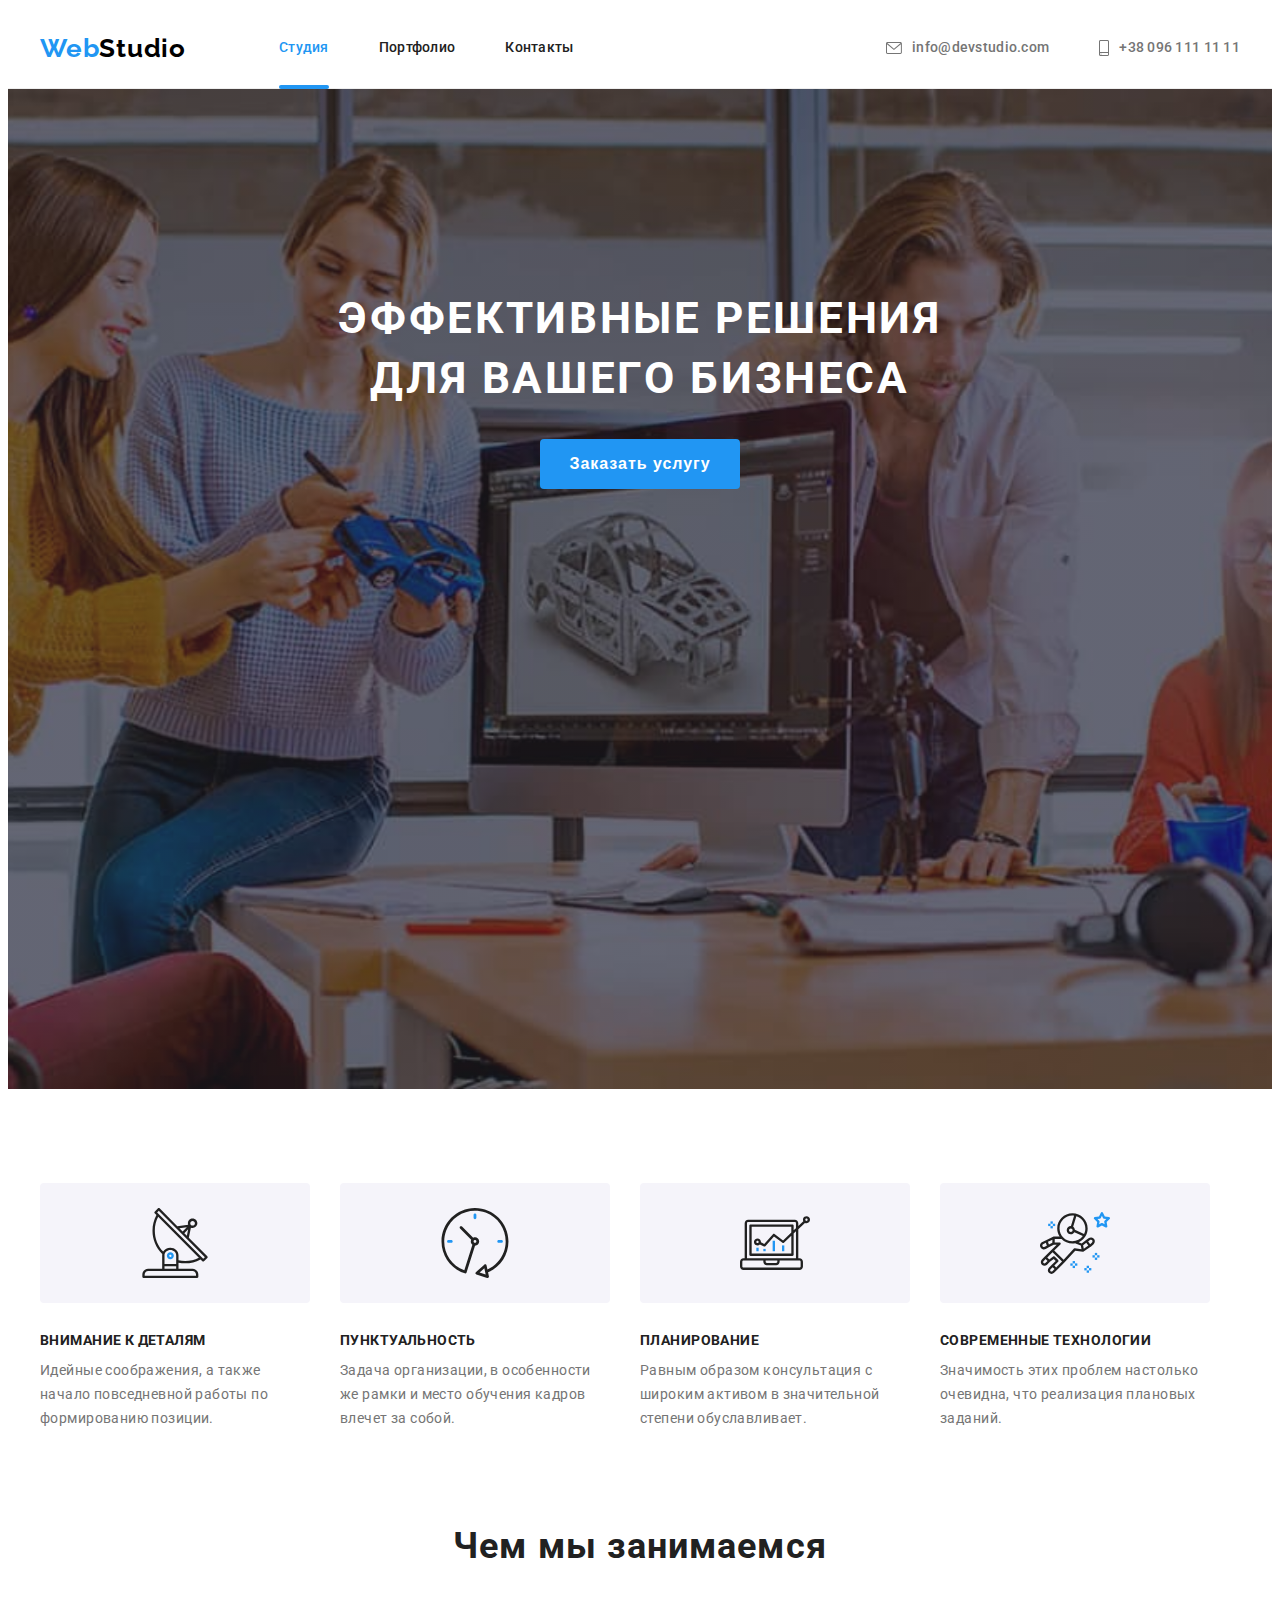
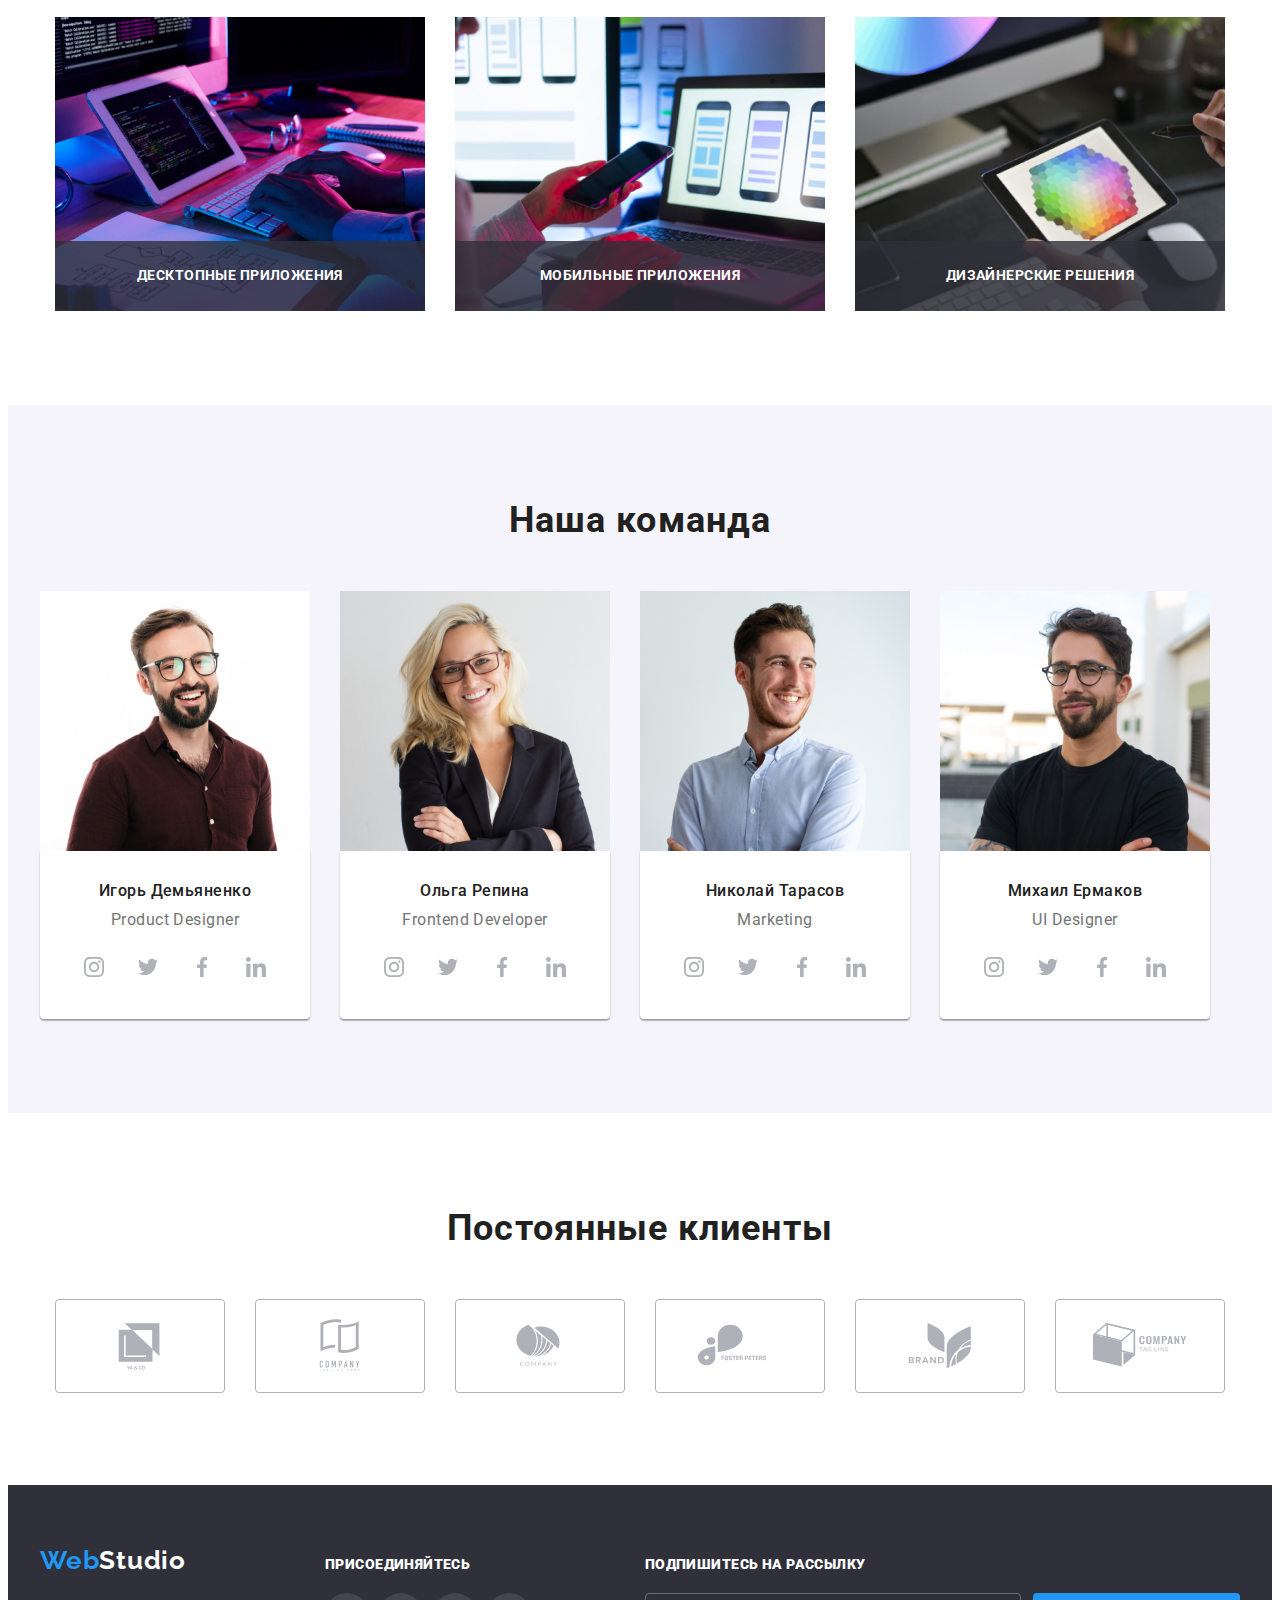
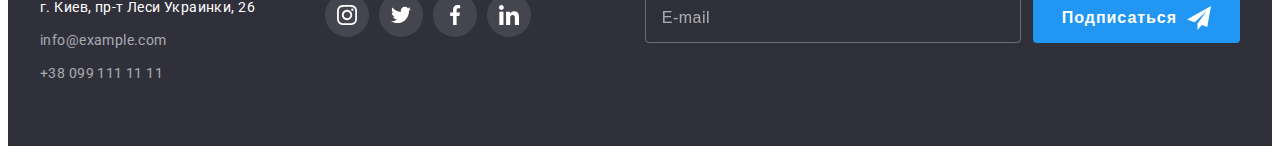
<file: index.html>
<!DOCTYPE html>
<html lang="ru">
  <head>
    <meta charset="UTF-8" />
    <meta http-equiv="X-UA-Compatible" content="IE=edge" />
    <meta name="viewport" content="width=device-width, initial-scale=1.0" />
    <title>WebStudio</title>
    <link rel="preconnect" href="https://fonts.googleapis.com" />
    <link rel="preconnect" href="https://fonts.gstatic.com" crossorigin />
    <link
      href="https://fonts.googleapis.com/css2?family=Oleo+Script&family=Raleway:wght@700&family=Roboto:wght@400;500;700;900&display=swap"
      rel="stylesheet"
    />
    <link
      rel="stylesheet"
      href="https://cdnjs.cloudflare.com/ajax/libs/modern-normalize/1.1.0/modern-normalize.min.css"
      integrity="sha512-wpPYUAdjBVSE4KJnH1VR1HeZfpl1ub8YT/NKx4PuQ5NmX2tKuGu6U/JRp5y+Y8XG2tV+wKQpNHVUX03MfMFn9Q=="
      crossorigin="anonymous"
      referrerpolicy="no-referrer"
    />
    <link rel="stylesheet" href="./css/styles.css" />
  </head>

  <body>
    <!--Шапка сайта-->
    <header class="header portfolio">
      <div class="container">
        <nav class="header-nav">
          <a href="./index.html" class="header-logo link">
            Web<span class="accent-header-logo">Studio</span></a
          >
          <ul class="header-list list">
            <li class="header-item">
              <a href="#studio" class="header-link current link">Студия</a>
            </li>
            <li class="header-item">
              <a href="./portfolio.html" class="header-link link">Портфолио</a>
            </li>
            <li class="header-item">
              <a href="#contacts" class="header-link link">Контакты</a>
            </li>
          </ul>
        </nav>
        <div class="header-connect">
          <ul class="header-contacts list">
            <li class="header-contacts-item">
              <a href="mailto:info@devstudio.com" class="header-email link">
                <svg class="header-icons" width="16" height="12">
                  <use href="./images/icons.svg#icon-envelope"></use>
                </svg>
                info@devstudio.com
              </a>
            </li>
            <li class="header-contacts-item">
              <a href="tel:+380961111111" class="header-tel link">
                <svg class="header-icons" width="10" height="16">
                  <use href="./images/icons.svg#icon-smartphone"></use>
                </svg>
                +38 096 111 11 11
              </a>
            </li>
          </ul>
        </div>
      </div>
    </header>
    <!--Главная страница-->
    <main>
      <!--Предложение-->
      <section class="hero">
        <div class="container">
          <h1 class="hero-title">Эффективные решения для вашего бизнеса</h1>
          <button type="button" class="hero-button" data-modal-open>Заказать услугу</button>
        </div>
      </section>

      <!--Наши преимущества-->
      <section id="studio" class="section benefits">
        <div class="container">
          <h2 hidden class="visually-hidden">Наши преимущества</h2>

          <ul class="benefits-list list">
            <li class="benefits-item">
              <div class="benefits-icons">
                <svg class="benefits-icon" width="70" height="70">
                  <use href="./images/icons.svg#icon-benefits-antenna"></use>
                </svg>
              </div>
              <h3 class="benefits-title">Внимание к деталям</h3>
              <p class="benefits-text">
                Идейные соображения, а также начало повседневной работы по формированию позиции.
              </p>
            </li>

            <li class="benefits-item">
              <div class="benefits-icons">
                <svg class="benefits-icon" width="70" height="70">
                  <use href="./images/icons.svg#icon-benefits-clock"></use>
                </svg>
              </div>
              <h3 class="benefits-title">Пунктуальность</h3>
              <p class="benefits-text">
                Задача организации, в особенности же рамки и место обучения кадров влечет за собой.
              </p>
            </li>

            <li class="benefits-item">
              <div class="benefits-icons">
                <svg class="benefits-icon" width="70" height="70">
                  <use href="./images/icons.svg#icon-benefits-diagram"></use>
                </svg>
              </div>
              <h3 class="benefits-title">Планирование</h3>
              <p class="benefits-text">
                Равным образом консультация с широким активом в значительной степени обуславливает.
              </p>
            </li>

            <li class="benefits-item">
              <div class="benefits-icons">
                <svg class="benefits-icon" width="70" height="70">
                  <use href="./images/icons.svg#icon-benefits-astronaut"></use>
                </svg>
              </div>
              <h3 class="benefits-title">Современные технологии</h3>
              <p class="benefits-text">
                Значимость этих проблем настолько очевидна, что реализация плановых заданий.
              </p>
            </li>
          </ul>
        </div>
      </section>

      <!--Чем мы занимаемся-->
      <section id="portfolio" class="section services">
        <div class="container">
          <h2 class="services-title">Чем мы занимаемся</h2>
          <ul class="services-list list">
            <li class="services-item">
              <div class="services-thumb">
                <img src="./images/services-img-1.jpg" alt="Вёрстка веб-страниц" width="370" />
                <p class="services-lable">Десктопные приложения</p>
              </div>
            </li>

            <li class="services-item">
              <div class="services-thumb">
                <img src="./images/services-img-2.jpg" alt="Создание адаптивов" width="370" />
                <p class="services-lable">Мобильные приложения</p>
              </div>
            </li>

            <li class="services-item">
              <div class="services-thumb">
                <img src="./images/services-img-3.jpg" alt="Дизайн приложений" width="370" />
                <p class="services-lable">Дизайнерские решения</p>
              </div>
            </li>
          </ul>
        </div>
      </section>

      <!--Наша команда-->
      <section class="section team">
        <div class="container">
          <h2 class="team-title">Наша команда</h2>
          <ul class="team-list list">
            <li class="team-items">
              <img src="./images/team-img-1.jpg" alt="Продакт дизайнер" width="270" />
              <div class="team-content">
                <h3 class="team-member">Игорь Демьяненко</h3>
                <p lang="en" class="team-item">Product Designer</p>
                <ul class="team-soc-list list">
                  <li class="team-soc-item">
                    <a href="" class="team-soc-link link">
                      <svg class="team-soc-icon" width="20" height="20">
                        <use href="./images/icons.svg#icon-instagram"></use>
                      </svg>
                    </a>
                  </li>
                  <li class="team-soc-item">
                    <a href="" class="team-soc-link link">
                      <svg class="team-soc-icon" width="20" height="20">
                        <use href="./images/icons.svg#icon-twitter"></use>
                      </svg>
                    </a>
                  </li>
                  <li class="team-soc-item">
                    <a href="" class="team-soc-link link">
                      <svg class="team-soc-icon" width="20" height="20">
                        <use href="./images/icons.svg#icon-facebook"></use>
                      </svg>
                    </a>
                  </li>
                  <li class="team-soc-item">
                    <a href="" class="team-soc-link link">
                      <svg class="team-soc-icon" width="20" height="20">
                        <use href="./images/icons.svg#icon-linkedin"></use>
                      </svg>
                    </a>
                  </li>
                </ul>
              </div>
            </li>

            <li class="team-items">
              <img src="./images/team-img-2.jpg" alt="Фронтенд разработчик" width="270" />
              <div class="team-content">
                <h3 class="team-member">Ольга Репина</h3>
                <p lang="en" class="team-item">Frontend Developer</p>
                <ul class="team-soc-list list">
                  <li class="team-soc-item">
                    <a href="" class="team-soc-link link">
                      <svg class="team-soc-icon" width="20" height="20">
                        <use href="./images/icons.svg#icon-instagram"></use>
                      </svg>
                    </a>
                  </li>
                  <li class="team-soc-item">
                    <a href="" class="team-soc-link link">
                      <svg class="team-soc-icon" width="20" height="20">
                        <use href="./images/icons.svg#icon-twitter"></use>
                      </svg>
                    </a>
                  </li>
                  <li class="team-soc-item">
                    <a href="" class="team-soc-link link">
                      <svg class="team-soc-icon" width="20" height="20">
                        <use href="./images/icons.svg#icon-facebook"></use>
                      </svg>
                    </a>
                  </li>
                  <li class="team-soc-item">
                    <a href="" class="team-soc-link link">
                      <svg class="team-soc-icon" width="20" height="20">
                        <use href="./images/icons.svg#icon-linkedin"></use>
                      </svg>
                    </a>
                  </li>
                </ul>
              </div>
            </li>

            <li class="team-items">
              <img src="./images/team-img-3.jpg" alt="Маркетолог" width="270" />
              <div class="team-content">
                <h3 class="team-member">Николай Тарасов</h3>
                <p lang="en" class="team-item">Marketing</p>
                <ul class="team-soc-list list">
                  <li class="team-soc-item">
                    <a href="" class="team-soc-link link">
                      <svg class="team-soc-icon" width="20" height="20">
                        <use href="./images/icons.svg#icon-instagram"></use>
                      </svg>
                    </a>
                  </li>
                  <li class="team-soc-item">
                    <a href="" class="team-soc-link link">
                      <svg class="team-soc-icon" width="20" height="20">
                        <use href="./images/icons.svg#icon-twitter"></use>
                      </svg>
                    </a>
                  </li>
                  <li class="team-soc-item">
                    <a href="" class="team-soc-link link">
                      <svg class="team-soc-icon" width="20" height="20">
                        <use href="./images/icons.svg#icon-facebook"></use>
                      </svg>
                    </a>
                  </li>
                  <li class="team-soc-item">
                    <a href="" class="team-soc-link link">
                      <svg class="team-soc-icon" width="20" height="20">
                        <use href="./images/icons.svg#icon-linkedin"></use>
                      </svg>
                    </a>
                  </li>
                </ul>
              </div>
            </li>

            <li class="team-items">
              <img src="./images/team-img-4.jpg" alt="Дизайнер интерфейса" width="270" />
              <div class="team-content">
                <h3 class="team-member">Михаил Ермаков</h3>
                <p lang="en" class="team-item">UI Designer</p>
                <ul class="team-soc-list list">
                  <li class="team-soc-item">
                    <a href="" class="team-soc-link link">
                      <svg class="team-soc-icon" width="20" height="20">
                        <use href="./images/icons.svg#icon-instagram"></use>
                      </svg>
                    </a>
                  </li>
                  <li class="team-soc-item">
                    <a href="" class="team-soc-link link">
                      <svg class="team-soc-icon" width="20" height="20">
                        <use href="./images/icons.svg#icon-twitter"></use>
                      </svg>
                    </a>
                  </li>
                  <li class="team-soc-item">
                    <a href="" class="team-soc-link link">
                      <svg class="team-soc-icon" width="20" height="20">
                        <use href="./images/icons.svg#icon-facebook"></use>
                      </svg>
                    </a>
                  </li>
                  <li class="team-soc-item">
                    <a href="" class="team-soc-link link">
                      <svg class="team-soc-icon" width="20" height="20">
                        <use href="./images/icons.svg#icon-linkedin"></use>
                      </svg>
                    </a>
                  </li>
                </ul>
              </div>
            </li>
          </ul>
        </div>
      </section>
    </main>

    <!--Постоянные клиенты-->
    <section class="section clients">
      <div class="container">
        <h2 class="clients-title">Постоянные клиенты</h2>
        <ul class="clients-list list">
          <li class="clients-item">
            <a href="" class="clients-link link">
              <svg class="clients-icon" width="106" height="60">
                <use href="./images/icons.svg#icon-clients-1"></use>
              </svg>
            </a>
          </li>
          <li class="clients-item">
            <a href="" class="clients-link link">
              <svg class="clients-icon" width="106" height="60">
                <use href="./images/icons.svg#icon-clients-2"></use>
              </svg>
            </a>
          </li>
          <li class="clients-item">
            <a href="" class="clients-link link">
              <svg class="clients-icon" width="106" height="60">
                <use href="./images/icons.svg#icon-clients-3"></use>
              </svg>
            </a>
          </li>
          <li class="clients-item">
            <a href="" class="clients-link link">
              <svg class="clients-icon" width="106" height="60">
                <use href="./images/icons.svg#icon-clients-4"></use>
              </svg>
            </a>
          </li>
          <li class="clients-item">
            <a href="" class="clients-link link">
              <svg class="clients-icon" width="106" height="60">
                <use href="./images/icons.svg#icon-clients-5"></use>
              </svg>
            </a>
          </li>
          <li class="clients-item">
            <a href="" class="clients-link link">
              <svg class="clients-icon" width="106" height="60">
                <use href="./images/icons.svg#icon-clients-6"></use>
              </svg>
            </a>
          </li>
        </ul>
      </div>
    </section>

    <!--Подвал сайта-->
    <footer class="footer">
      <div class="container footer-inf">
        <div class="contact-inf">
          <a href="./index.html" class="footer-logo link"
            >Web<span class="accent-footer-logo">Studio</span></a
          >

          <address id="contacts" class="footer-contacts">
            <ul class="footer-list list">
              <li class="item">
                <a href="" class="footer-address link">г. Киев, пр-т Леси Украинки, 26</a>
              </li>
              <li class="item">
                <a href="mailto:info@example.com" class="footer-email link">info@example.com</a>
              </li>
              <li class="item">
                <a href="tel:+380991111111" class="footer-tel link">+38 099 111 11 11</a>
              </li>
            </ul>
          </address>
        </div>

        <div class="contact-soc">
          <p class="contact-text">
            <strong>Присоединяйтесь</strong>
          </p>
          <ul class="footer-soc-list list">
            <li class="footer-soc-item">
              <a href="" class="footer-soc-link link">
                <svg class="footer-soc-icon" width="20" height="20">
                  <use href="./images/icons.svg#icon-instagram"></use>
                </svg>
              </a>
            </li>
            <li class="footer-soc-item">
              <a href="" class="footer-soc-link link">
                <svg class="footer-soc-icon" width="20" height="20">
                  <use href="./images/icons.svg#icon-twitter"></use>
                </svg>
              </a>
            </li>
            <li class="footer-soc-item">
              <a href="" class="footer-soc-link link">
                <svg class="footer-soc-icon" width="20" height="20">
                  <use href="./images/icons.svg#icon-facebook"></use>
                </svg>
              </a>
            </li>
            <li class="footer-soc-item">
              <a href="" class="footer-soc-link link">
                <svg class="footer-soc-icon" width="20" height="20">
                  <use href="./images/icons.svg#icon-linkedin"></use>
                </svg>
              </a>
            </li>
          </ul>
        </div>
        <div class="subscribe">
          <p class="subscribe-text contact-text"><strong>Подпишитесь на рассылку</strong></p>
          <form class="subscribe-form">
            <div class="subscribe-wrap">
              <label for="subscribe-email" class="subscribe-label"></label>
              <input
                type="email"
                placeholder="E-mail"
                name="subscribe-email"
                class="subscribe-input"
                required
                id="subscribe-email"
              />
              <button type="submit" class="hero-button subscribe-btn">
                Подписаться
                <svg class="subscribe-icon" width="24" height="24">
                  <use href="./images/icons.svg#icon-send"></use>
                </svg>
              </button>
            </div>
          </form>
        </div>
      </div>
    </footer>

    <div class="backdrop is-hidden" data-modal>
      <div class="modal">
        <button type="button" class="modal-close-btn" data-modal-close>
          <svg class="modal-close-icon" width="18" height="18">
            <use href="./images/icons.svg#icon-close"></use>
          </svg>
        </button>
        <p class="modal-title">
          <strong>Оставьте свои данные, мы вам перезвоним</strong>
        </p>
        <form class="modal-form user-information">
          <div class="modal-field">
            <label class="modal-label" for="user-name">Имя</label>
            <input type="text" name="user-name" class="modal-input" required id="user-name" />
            <svg class="input-icon" width="18" height="18">
              <use href="./images/icons.svg#icon-person"></use>
            </svg>
          </div>
          <div class="modal-field">
            <label class="modal-label" for="user-tel">Телефон</label>
            <input
              type="tel"
              name="user-tel"
              class="modal-input"
              required
              minlength="10"
              id="user-tel"
            />
            <svg class="input-icon" width="18" height="18">
              <use href="./images/icons.svg#icon-phone"></use>
            </svg>
          </div>
          <div class="modal-field">
            <label class="modal-label" for="user-email">Почта</label>
            <input type="email" name="user-email" class="modal-input" required id="user-email" />
            <svg class="input-icon" width="18" height="18">
              <use href="./images/icons.svg#icon-email"></use>
            </svg>
          </div>
          <div class="modal-field comment">
            <label class="modal-label" for="modal-text">Комментарий</label>
            <textarea
              name="modal-text"
              id="modal-text"
              class="modal-text-area"
              placeholder="Введите текст"
              rows="6"
            ></textarea>
          </div>
          <div class="modal-field privacy">
            <input
              type="checkbox"
              name="privacy"
              id="privacy"
              class="input-check visually-hidden"
            />
            <label for="privacy" class="check-text">
              <span>
                <svg class="check-icon" width="11" height="8">
                  <use href="./images/icons.svg#icon-verified"></use>
                </svg>
              </span>
              Соглашаюсь с рассылкой и принимаю&nbsp; <a href="">Условия договора</a>
            </label>
          </div>
          <button type="submit" class="hero-button modal-btn" data-modal="">Отправить</button>
        </form>
      </div>
    </div>

    <script src="https://unpkg.com/aos@2.3.1/dist/aos.js"></script>
    <script>
      AOS.init();
    </script>
    <script src="./js/modal.js"></script>
  </body>
</html>
</file>
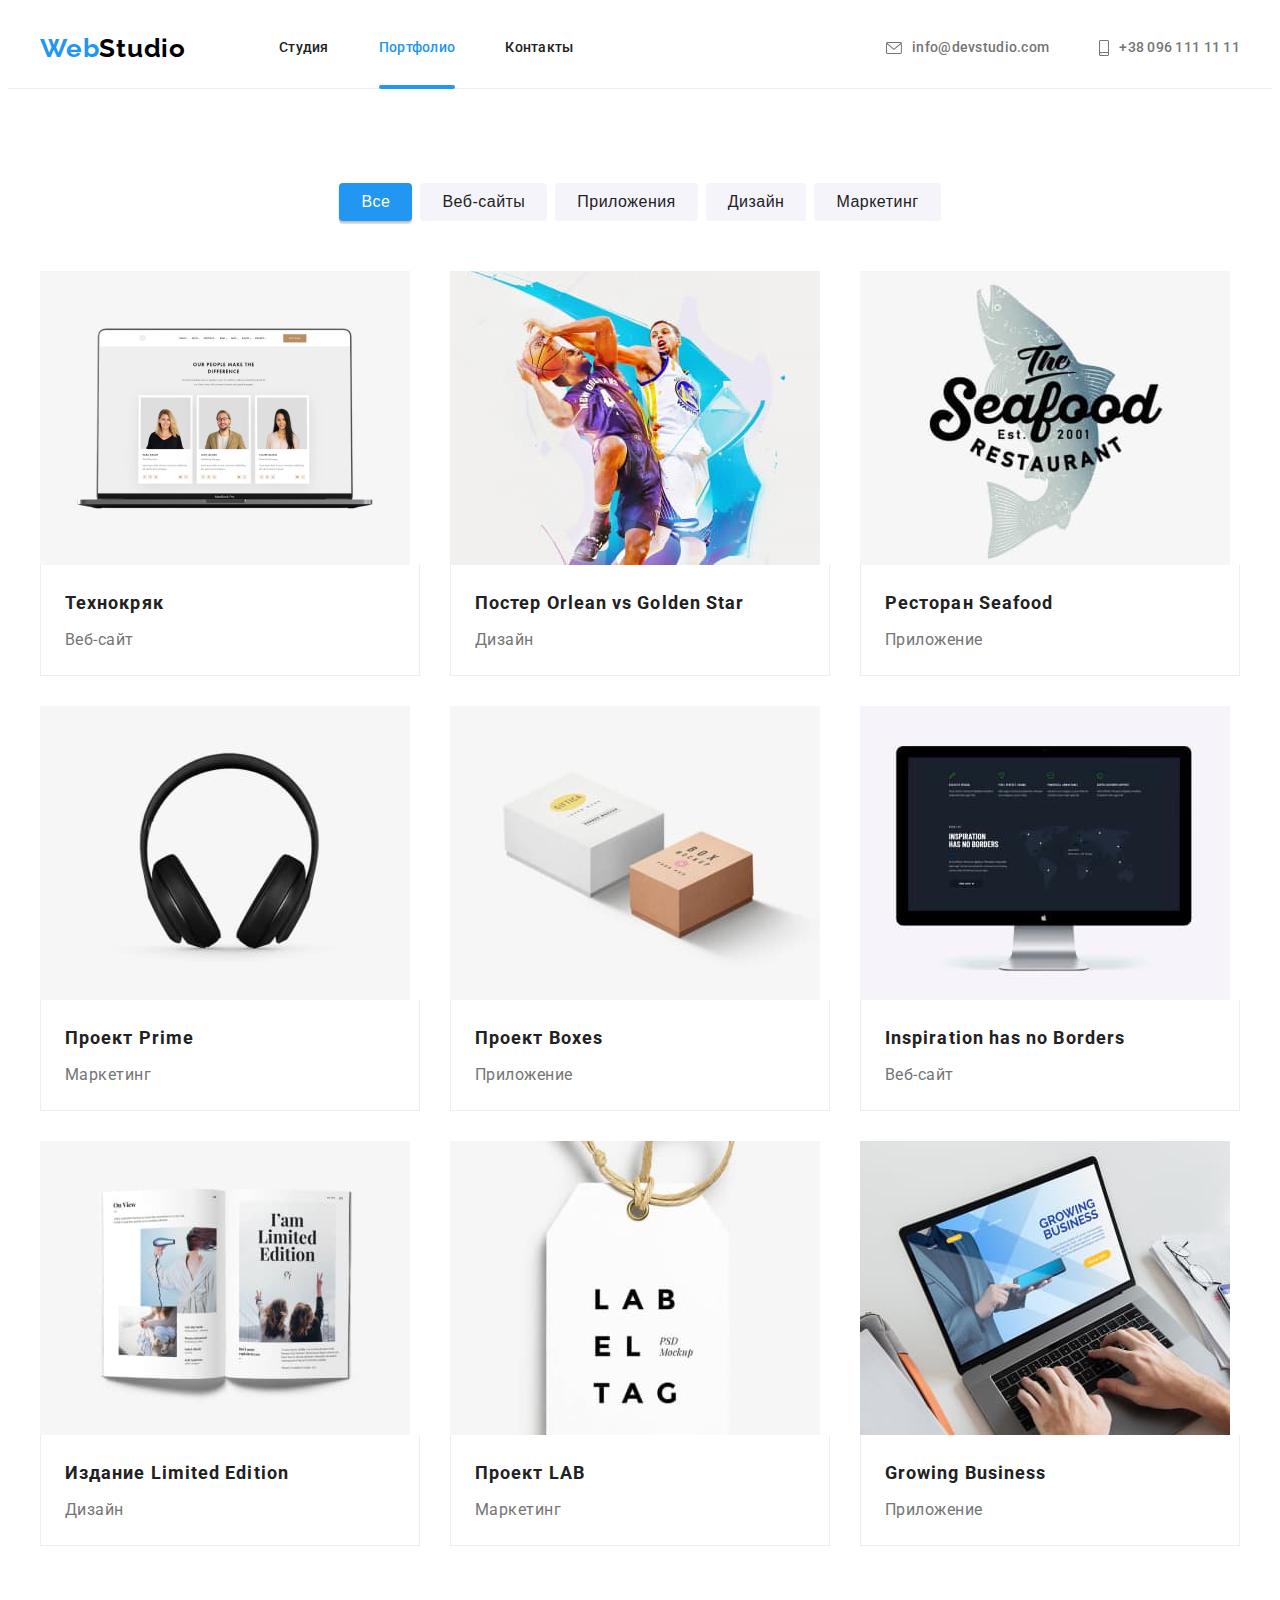
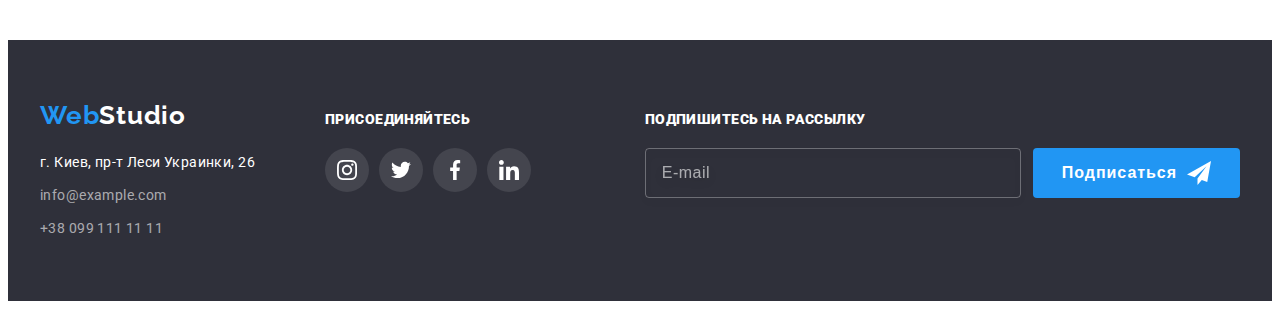
<file: portfolio.html>
<!DOCTYPE html>
<html lang="ru">
  <head>
    <meta charset="UTF-8" />
    <meta http-equiv="X-UA-Compatible" content="IE=edge" />
    <meta name="viewport" content="width=device-width, initial-scale=1.0" />
    <title>Портфолио</title>
    <link rel="preconnect" href="https://fonts.googleapis.com" />
    <link rel="preconnect" href="https://fonts.gstatic.com" crossorigin />
    <link
      href="https://fonts.googleapis.com/css2?family=Oleo+Script&family=Raleway:wght@700&family=Roboto:wght@400;500;700;900&display=swap"
      rel="stylesheet"
    />
    <link
      rel="stylesheet"
      href="https://cdnjs.cloudflare.com/ajax/libs/modern-normalize/1.1.0/modern-normalize.min.css"
      integrity="sha512-wpPYUAdjBVSE4KJnH1VR1HeZfpl1ub8YT/NKx4PuQ5NmX2tKuGu6U/JRp5y+Y8XG2tV+wKQpNHVUX03MfMFn9Q=="
      crossorigin="anonymous"
      referrerpolicy="no-referrer"
    />
    <link rel="stylesheet" href="./css/styles.css" />
  </head>

  <body>
    <!--Шапка сайта-->
    <header class="header web-portfolio">
      <div class="container portfolio-header">
        <nav class="header-nav">
          <a href="./index.html" class="header-logo link">
            Web<span class="accent-header-logo">Studio</span></a
          >
          <ul class="header-list list">
            <li class="header-item">
              <a href="./index.html" class="header-link link">Студия</a>
            </li>
            <li class="header-item">
              <a href="./portfolio.html" class="header-link current link">Портфолио</a>
            </li>
            <li class="header-item"><a href="#contacts" class="header-link link">Контакты</a></li>
          </ul>
        </nav>
        <div class="header-connect">
          <ul class="header-contacts list">
            <li class="header-contacts-item">
              <a href="mailto:info@devstudio.com" class="header-email link">
                <svg class="header-icons" width="16" height="12">
                  <use href="./images/icons.svg#icon-envelope"></use>
                </svg>
                info@devstudio.com
              </a>
            </li>
            <li class="header-contacts-item">
              <a href="tel:+380961111111" class="header-tel link">
                <svg class="header-icons" width="10" height="16">
                  <use href="./images/icons.svg#icon-smartphone"></use>
                </svg>
                +38 096 111 11 11
              </a>
            </li>
          </ul>
        </div>
      </div>
    </header>

    <!--Основная информация-->
    <main>
      <section class="section portfolio">
        <div class="container portfolio">
          <h1 hidden class="visually-hidden">WebStudio Портфолио</h1>
          <ul class="buttons list">
            <li class="button-item">
              <button type="button" class="portfolio-button current-btn">Все</button>
            </li>
            <li class="button-item">
              <button type="button" class="portfolio-button">Веб-сайты</button>
            </li>
            <li class="button-item">
              <button type="button" class="portfolio-button">Приложения</button>
            </li>
            <li class="button-item">
              <button type="button" class="portfolio-button">Дизайн</button>
            </li>
            <li class="button-item">
              <button type="button" class="portfolio-button">Маркетинг</button>
            </li>
          </ul>

          <ul class="portfolio list">
            <li class="portfolio-items">
              <a href="" class="items link">
                <div class="portfolio-thumb">
                  <img src="./images/portfolio-img-1.jpg" alt="Технокряк" width="370" />
                  <div class="portfolio-overlay">
                    <p class="overlay-text">
                      Ресурс предлагает комплексные предложения с разным уровнем функционала и
                      сервисов. Все это позволит посетителю получить исчерпывающие сведения о
                      компании или частном лице.
                    </p>
                  </div>
                </div>
                <div class="item-description">
                  <h2 class="portfolio-title">Технокряк</h2>
                  <p class="portfolio-item">Веб-сайт</p>
                </div>
              </a>
            </li>

            <li class="portfolio-items">
              <a href="" class="items link">
                <div class="portfolio-thumb">
                  <img
                    src="./images/portfolio-img-2.jpg"
                    alt="Постер New Orlean vs Golden Star"
                    width="370"
                  />
                  <div class="portfolio-overlay">
                    <p class="overlay-text">
                      Ресурс предлагает комплексные предложения с разным уровнем функционала и
                      сервисов. Все это позволит посетителю получить исчерпывающие сведения о
                      компании или частном лице.
                    </p>
                  </div>
                </div>
                <div class="item-description">
                  <h2 class="portfolio-title">
                    Постер <span lang="en">Orlean vs Golden Star</span>
                  </h2>
                  <p class="portfolio-item">Дизайн</p>
                </div>
              </a>
            </li>

            <li class="portfolio-items">
              <a href="" class="items link">
                <div class="portfolio-thumb">
                  <img src="./images/portfolio-img-3.jpg" alt="Ресторан Seafood" width="370" />
                  <div class="portfolio-overlay">
                    <p class="overlay-text">
                      Ресурс предлагает комплексные предложения с разным уровнем функционала и
                      сервисов. Все это позволит посетителю получить исчерпывающие сведения о
                      компании или частном лице.
                    </p>
                  </div>
                </div>
                <div class="item-description">
                  <h2 class="portfolio-title">Ресторан <span lang="en">Seafood</span></h2>
                  <p class="portfolio-item">Приложение</p>
                </div>
              </a>
            </li>

            <li class="portfolio-items">
              <a href="" class="items link">
                <div class="portfolio-thumb">
                  <img src="./images/portfolio-img-4.jpg" alt="Проект Prime" width="370" />
                  <div class="portfolio-overlay">
                    <p class="overlay-text">
                      Ресурс предлагает комплексные предложения с разным уровнем функционала и
                      сервисов. Все это позволит посетителю получить исчерпывающие сведения о
                      компании или частном лице.
                    </p>
                  </div>
                </div>
                <div class="item-description">
                  <h2 class="portfolio-title">Проект <span lang="en">Prime</span></h2>
                  <p class="portfolio-item">Маркетинг</p>
                </div>
              </a>
            </li>

            <li class="portfolio-items">
              <a href="" class="items link">
                <div class="portfolio-thumb">
                  <img src="./images/portfolio-img-5.jpg" alt="Проект Box" width="370" />
                  <div class="portfolio-overlay">
                    <p class="overlay-text">
                      Ресурс предлагает комплексные предложения с разным уровнем функционала и
                      сервисов. Все это позволит посетителю получить исчерпывающие сведения о
                      компании или частном лице.
                    </p>
                  </div>
                </div>
                <div class="item-description">
                  <h2 class="portfolio-title">Проект <span lang="en">Boxes</span></h2>
                  <p class="portfolio-item">Приложение</p>
                </div>
              </a>
            </li>

            <li class="portfolio-items">
              <a href="" class="items link">
                <div class="portfolio-thumb">
                  <img
                    src="./images/portfolio-img-6.jpg"
                    alt="Inspiration has no Borders"
                    width="370"
                  />
                  <div class="portfolio-overlay">
                    <p class="overlay-text">
                      Ресурс предлагает комплексные предложения с разным уровнем функционала и
                      сервисов. Все это позволит посетителю получить исчерпывающие сведения о
                      компании или частном лице.
                    </p>
                  </div>
                </div>
                <div class="item-description">
                  <h2 class="portfolio-title" lang="en">Inspiration has no Borders</h2>
                  <p class="portfolio-item">Веб-сайт</p>
                </div>
              </a>
            </li>

            <li class="portfolio-items">
              <a href="" class="items link">
                <div class="portfolio-thumb">
                  <img
                    src="./images/portfolio-img-7.jpg"
                    alt="Издание Limited Edition"
                    width="370"
                  />
                  <div class="portfolio-overlay">
                    <p class="overlay-text">
                      Ресурс предлагает комплексные предложения с разным уровнем функционала и
                      сервисов. Все это позволит посетителю получить исчерпывающие сведения о
                      компании или частном лице.
                    </p>
                  </div>
                </div>
                <div class="item-description">
                  <h2 class="portfolio-title">Издание <span lang="en">Limited Edition</span></h2>
                  <p class="portfolio-item">Дизайн</p>
                </div>
              </a>
            </li>

            <li class="portfolio-items">
              <a href="" class="items link">
                <div class="portfolio-thumb">
                  <img src="./images/portfolio-img-8.jpg" alt="Проект LAB" width="370" />
                  <div class="portfolio-overlay">
                    <p class="overlay-text">
                      Ресурс предлагает комплексные предложения с разным уровнем функционала и
                      сервисов. Все это позволит посетителю получить исчерпывающие сведения о
                      компании или частном лице.
                    </p>
                  </div>
                </div>
                <div class="item-description">
                  <h2 class="portfolio-title">Проект <span lang="en" class="abbr">LAB</span></h2>
                  <p class="portfolio-item">Маркетинг</p>
                </div>
              </a>
            </li>

            <li class="portfolio-items">
              <a href="" class="items link">
                <div class="portfolio-thumb">
                  <img src="./images/portfolio-img-9.jpg" alt="Growing Business" width="370" />
                  <div class="portfolio-overlay">
                    <p class="overlay-text">
                      Ресурс предлагает комплексные предложения с разным уровнем функционала и
                      сервисов. Все это позволит посетителю получить исчерпывающие сведения о
                      компании или частном лице.
                    </p>
                  </div>
                </div>
                <div class="item-description">
                  <h2 class="portfolio-title" lang="en">Growing Business</h2>
                  <p class="portfolio-item">Приложение</p>
                </div>
              </a>
            </li>
          </ul>
        </div>
      </section>
    </main>

    <!--Подвал сайта-->
    <footer class="footer">
      <div class="container footer-inf">
        <div class="contact-inf">
          <a href="./index.html" class="footer-logo link"
            >Web<span class="accent-footer-logo">Studio</span></a
          >

          <address id="contacts" class="footer-contacts">
            <ul class="footer-list list">
              <li class="item">
                <a href="" class="footer-address link">г. Киев, пр-т Леси Украинки, 26</a>
              </li>
              <li class="item">
                <a href="mailto:info@example.com" class="footer-email link">info@example.com</a>
              </li>
              <li class="item">
                <a href="tel:+380991111111" class="footer-tel link">+38 099 111 11 11</a>
              </li>
            </ul>
          </address>
        </div>

        <div class="contact-soc">
          <p class="contact-text">
            <strong>Присоединяйтесь</strong>
          </p>
          <ul class="footer-soc-list list">
            <li class="footer-soc-item">
              <a href="" class="footer-soc-link link">
                <svg class="footer-soc-icon" width="20" height="20">
                  <use href="./images/icons.svg#icon-instagram"></use>
                </svg>
              </a>
            </li>
            <li class="footer-soc-item">
              <a href="" class="footer-soc-link link">
                <svg class="footer-soc-icon" width="20" height="20">
                  <use href="./images/icons.svg#icon-twitter"></use>
                </svg>
              </a>
            </li>
            <li class="footer-soc-item">
              <a href="" class="footer-soc-link link">
                <svg class="footer-soc-icon" width="20" height="20">
                  <use href="./images/icons.svg#icon-facebook"></use>
                </svg>
              </a>
            </li>
            <li class="footer-soc-item">
              <a href="" class="footer-soc-link link">
                <svg class="footer-soc-icon" width="20" height="20">
                  <use href="./images/icons.svg#icon-linkedin"></use>
                </svg>
              </a>
            </li>
          </ul>
        </div>
        <div class="subscribe">
          <p class="subscribe-text contact-text"><strong>Подпишитесь на рассылку</strong></p>
          <form class="subscribe-form">
            <div class="subscribe-wrap">
              <label for="subscribe-email" class="subscribe-label"></label>
              <input
                type="email"
                placeholder="E-mail"
                name="subscribe-email"
                class="subscribe-input"
                required
                id="subscribe-email"
              />
              <button type="submit" class="hero-button subscribe-btn">
                Подписаться
                <svg class="subscribe-icon" width="24" height="24">
                  <use href="./images/icons.svg#icon-send"></use>
                </svg>
              </button>
            </div>
          </form>
        </div>
      </div>
    </footer>
  </body>
</html>
</file>
<file: css/styles.css>
/* Colors */
:root {
  --accent-color: #2196f3;

  --main-text-color: #212121;
  --secondary-text-color: #757575;

  --main-logo-text-color: #2196f3;
  --secondary-logo-up-text-color: #000000;
  --secondary-logo-down-text-color: #ffffff;

  --hero-title-color: #ffffff;

  --footer-address-text-color: #ffffff;
  --footer-contacts-text-color: rgba(255, 255, 255, 0.6);

  --hero-btn-text-color: #ffffff;
  --hero-btn-bg: #2196f3;
  --hero-btn-bg-hover-focus: #188ce8;

  --portfolio-btn-text-color: #212121;
  --portfolio-btn-bg: #f5f4fa;
  --portfolio-btn-text-color-hover-focus: #ffffff;
  --portfolio-btn-bg-hover-focus: #2196f3;
  --portfolio-item-stroke: #eeeeee;

  --main-bg-color: #ffffff;
  --dark-bg-color: #2f303a;
  --light-bg-color: #f5f4fa;
}

p,
h1,
h2,
h3,
h4,
h5,
h6 {
  margin: 0;
}

img {
  display: block;
  max-width: 100%;
  height: auto;
}

/* Main */
body {
  font-family: 'Roboto', sans-serif;
  color: var(--main-text-color);
  background: var(--main-bg-color);
}

.list {
  margin: 0;
  padding: 0;
  list-style: none;
}

.link {
  text-decoration: none;
}

.visually-hidden {
  position: absolute;
  white-space: nowrap;
  width: 1px;
  height: 1px;
  overflow: hidden;
  border: 0;
  padding: 0;
  clip: rect(0 0 0 0);
  clip-path: inset(50%);
  margin: -1px;
}

.container {
  width: 1200px;
  margin: 0 auto;
  padding-left: 15px;
  padding-right: 15px;
}

.section {
  padding-top: 94px;
  padding-bottom: 94px;
}

/* ---------------Index.html--------------- */
/* ---------------Шапка сайта---------------*/
.header .container {
  display: flex;
  align-items: center;
}

.header {
  border-bottom-width: 1px;
  border-bottom-style: solid;
  border-bottom-color: var(--portfolio-item-stroke);
}

.header-logo {
  padding-top: 24px;
  padding-bottom: 24px;

  font-family: 'Raleway', sans-serif;
  font-weight: 700;
  font-size: 26px;
  line-height: 1.19;
  letter-spacing: 0.03em;
  color: var(--main-logo-text-color);
}

.header-logo span {
  color: var(--secondary-logo-up-text-color);
}

.header-nav {
  display: flex;
  align-items: center;
}

.header-list {
  display: flex;
  position: relative;
  margin-left: 93px;
}

.header-link {
  position: relative;
  display: block;

  padding-top: 32px;
  padding-bottom: 32px;

  font-weight: 500;
  font-size: 14px;
  line-height: 1.14;
  letter-spacing: 0.02em;
  color: var(--main-text-color);

  transition: color 250ms cubic-bezier(0.4, 0, 0.2, 1);
}

.header-list .header-link::after {
  content: '';

  position: absolute;
  bottom: 0;
  bottom: -1px;
  left: 0;

  display: block;
  width: 100%;
  height: 4px;
  background: #2196f3;
  border-radius: 2px;

  opacity: 0;
  transition: opacity 250ms cubic-bezier(0.4, 0, 0.2, 1), color 250ms cubic-bezier(0.4, 0, 0.2, 1);
}

.header-list .header-link:hover::after {
  opacity: 1;
}

.header-list .header-link.current::after {
  opacity: 1;
}

.header-item:not(:last-child) {
  margin-right: 50px;
}

.header-link.current {
  color: var(--accent-color);
}

.header-link:hover,
.header-link:focus,
.header-email:hover,
.header-email:focus,
.header-tel:hover,
.header-tel:focus {
  color: var(--accent-color);
}

.header-connect {
  margin-left: auto;
}

.header-contacts {
  display: flex;
  justify-content: center;
  align-items: center;
}

.header-email,
.header-tel {
  display: flex;
  align-items: center;

  padding-top: 32px;
  padding-bottom: 32px;

  font-weight: 500;
  font-size: 14px;
  line-height: 1.14;
  letter-spacing: 0.02em;
  color: var(--secondary-text-color);

  transition: color 250ms cubic-bezier(0.4, 0, 0.2, 1);
}

.header-icons {
  fill: currentColor;
  margin-right: 10px;
}

.header-contacts-item:last-child {
  margin-left: 50px;
}

/* ---------------Предложение---------------*/
.hero {
  padding-top: 200px;
  padding-bottom: 200px;
  max-width: 1600px;
  height: 600px;
  margin-left: auto;
  margin-right: auto;
  text-align: center;

  background-color: var(--dark-bg-color);
  background-image: linear-gradient(#2f303a66, #2f303a66), url(../images/hero-bg-img.jpg);
  background-repeat: no-repeat;
  background-position: center;
  background-size: cover;
}

.hero-title {
  width: 696px;
  margin-right: auto;
  margin-left: auto;
  margin-bottom: 30px;

  font-size: 44px;
  line-height: 1.36;
  letter-spacing: 0.06em;
  text-transform: uppercase;
  color: var(--hero-title-color);
}

.hero-button {
  display: inline-block;
  min-width: 200px;
  height: 50px;
  border: none;
  border-radius: 4px;

  font-weight: 700;
  font-size: 16px;
  line-height: 1.88;
  letter-spacing: 0.06em;
  color: var(--hero-btn-text-color);
  background-color: var(--hero-btn-bg);

  cursor: pointer;

  transition: background-color 250ms cubic-bezier(0.4, 0, 0.2, 1);
}

.hero-button:hover,
.hero-button:focus {
  background-color: var(--hero-btn-bg-hover-focus);
}

/* ---------------Наши преимущества---------------*/
.benefits-list {
  display: flex;
  flex-wrap: wrap;
}

.benefits-list .benefits-icons {
  margin-bottom: 30px;
  display: flex;
  justify-content: center;
  align-items: center;
  border-radius: 4px;
  height: 120px;
  background-color: var(--light-bg-color);
}

.benefits-list .benefits-item {
  width: 270px;
  justify-content: center;
}

.benefits-list .benefits-item:not(:last-child) {
  margin-right: 30px;
}

.benefits-title {
  margin-bottom: 10px;

  font-size: 14px;
  line-height: 1.14;
  letter-spacing: 0.03em;
  text-transform: uppercase;
}

.benefits-text {
  font-weight: 400;
  font-size: 14px;
  line-height: 1.71;
  letter-spacing: 0.03em;
  color: var(--secondary-text-color);
}

/* ---------------Наши услуги---------------*/
.section.services {
  padding-top: 0;
}

.services-title {
  margin-bottom: 50px;

  font-size: 36px;
  line-height: 1.17;
  letter-spacing: 0.03em;
  text-align: center;
}

.services-list {
  display: flex;
  justify-content: center;
}

.services-item:not(:last-child) {
  margin-right: 30px;
}

.services-list .services-title {
  margin-right: 30px;
}

.services-thumb {
  position: relative;
}

.services-lable {
  position: absolute;
  display: flex;
  justify-content: center;
  align-items: center;
  bottom: 0;
  width: 100%;
  height: 70px;
  background: rgba(47, 48, 58, 0.8);

  font-weight: 700;
  font-size: 14px;
  line-height: 1.14;
  text-align: center;
  letter-spacing: 0.03em;
  text-align: center;
  text-transform: uppercase;
  color: #ffffff;
}

/* ---------------Наша команда---------------*/
.team {
  background-color: var(--light-bg-color);
}

.team-title {
  margin-bottom: 50px;

  font-size: 36px;
  line-height: 1.17;
  letter-spacing: 0.03em;
  text-align: center;
}

.team-member {
  margin-bottom: 10px;

  font-weight: 500;
  font-size: 16px;
  line-height: 1.19;
  letter-spacing: 0.03em;
}

.team-content {
  padding-top: 30px;
  padding-bottom: 30px;
  display: block;
  text-align: center;

  background-color: var(--main-bg-color);
  box-shadow: 0px 1px 3px rgba(0, 0, 0, 0.12), 0px 1px 1px rgba(0, 0, 0, 0.14),
    0px 2px 1px rgba(0, 0, 0, 0.2);
  border-radius: 0px 0px 4px 4px;
}

.team-items:not(:last-child) {
  margin-right: 30px;
}

.team-list {
  display: flex;
  flex-wrap: wrap;
}

.team-item {
  margin-bottom: 16px;

  font-weight: 400;
  font-size: 16px;
  line-height: 1.19;
  letter-spacing: 0.03em;
  color: var(--secondary-text-color);
}

.team-soc-list {
  display: flex;
  justify-content: center;
  align-items: center;
}

.team-soc-item {
  width: 44px;
  height: 44px;
}

.team-soc-link:last-child {
  margin-left: 0;
}

.team-soc-item + .team-soc-item {
  margin-left: 10px;
}

.team-soc-link {
  display: flex;
  align-items: center;
  justify-content: center;
  width: 100%;
  height: 100%;
  border-radius: 50%;
  background-color: var(--main-bg-color);
  color: #afb1b8;

  transition: color 250ms cubic-bezier(0.4, 0, 0.2, 1),
    background-color 250ms cubic-bezier(0.4, 0, 0.2, 1);
}

.team-soc-icon {
  fill: currentColor;
}

.team-soc-link:hover,
.team-soc-link:focus {
  background-color: var(--accent-color);
  color: var(--main-bg-color);
}

/* ---------------Постоянные клиенты---------------*/
.clients-title {
  margin-bottom: 50px;

  font-size: 36px;
  line-height: 1.17;
  letter-spacing: 0.03em;
  text-align: center;
}

.clients-list {
  display: flex;
  justify-content: center;
  align-items: center;
}

.clients-item {
  display: flex;

  margin-right: 30px;
  width: 170px;
  height: 92px;
}

.clients-item:last-child {
  margin-right: 0;
}

.clients-link {
  display: flex;
  align-items: center;
  justify-content: center;
  width: 100%;
  height: 100%;

  border: 1px solid #afb1b8;
  border-radius: 4px;
  background-color: var(--main-bg-color);
  color: #afb1b8;
  outline: transparent;

  transition: color 250ms cubic-bezier(0.4, 0, 0.2, 1), border 250ms cubic-bezier(0.4, 0, 0.2, 1);
}

.clients-icon {
  fill: currentColor;
}

.clients-link:hover,
.clients-link:focus {
  border: 1px solid var(--accent-color);
  color: var(--accent-color);
}

/* ---------------Подвал сайта---------------*/
.footer {
  padding-top: 60px;
  padding-bottom: 60px;

  background-color: var(--dark-bg-color);
}

.footer-inf {
  display: flex;
  align-items: baseline;
}

.footer-logo {
  display: block;
  margin-bottom: 20px;

  font-family: 'Raleway', sans-serif;
  font-weight: 700;
  font-size: 26px;
  line-height: 1.19;
  letter-spacing: 0.03em;
  color: var(--main-logo-text-color);
}

.footer-logo span {
  color: var(--secondary-logo-down-text-color);
}

.footer-contacts {
  font-style: normal;
}

.footer-list .item:not(:last-child) {
  margin-bottom: 9px;
}

.footer-address {
  font-weight: 400;
  font-size: 14px;
  line-height: 1.71;
  letter-spacing: 0.03em;

  color: var(--footer-address-text-color);

  transition: color 250ms cubic-bezier(0.4, 0, 0.2, 1);
}

.footer-email,
.footer-tel {
  font-weight: 400;
  font-size: 14px;
  line-height: 1.71;
  letter-spacing: 0.03em;
  color: var(--footer-contacts-text-color);

  transition: color 250ms cubic-bezier(0.4, 0, 0.2, 1);
}

.footer-address:hover,
.footer-address:focus,
.footer-email:hover,
.footer-email:focus,
.footer-tel:hover,
.footer-tel:focus {
  color: var(--accent-color);
}

.contact-soc {
  margin-left: 70px;
}

.contact-text {
  margin-bottom: 20px;

  font-weight: 700;
  font-size: 14px;
  line-height: 1.14;
  letter-spacing: 0.03em;
  text-transform: uppercase;
  color: var(--hero-title-color);
}

.footer-soc-list {
  display: flex;
  justify-content: center;
  align-items: center;
}

.footer-soc-item {
  width: 44px;
  height: 44px;

  margin-right: 10px;
}

.footer-soc-item:last-child {
  margin-right: 0;
}

.footer-soc-link {
  display: flex;
  align-items: center;
  justify-content: center;
  width: 100%;
  height: 100%;
  border-radius: 50%;
  background-color: rgba(255, 255, 255, 0.1);
  color: var(--main-bg-color);

  transition: background-color 250ms cubic-bezier(0.4, 0, 0.2, 1);
}

.footer-soc-icon {
  fill: currentColor;
}

.footer-soc-link:hover,
.footer-soc-link:focus {
  background-color: var(--accent-color);
}

.subscribe {
  margin-left: auto;
}

.subscribe-wrap {
  display: flex;
}

.subscribe-input {
  width: 358px;
  margin: 0;
  padding: 15px 0 15px 16px;

  border: 1px solid rgba(255, 255, 255, 0.3);
  filter: drop-shadow(0px 4px 4px rgba(0, 0, 0, 0.15));
  border-radius: 4px;
  background-color: transparent;
  color: var(--hero-title-color);
}

.subscribe-input::placeholder {
  font-weight: 400;
  font-size: 16px;
  line-height: 1.25;
  letter-spacing: 0.03em;
  color: rgba(255, 255, 255, 0.6);
}

.subscribe-btn {
  display: inline-flex;
  align-items: center;
  margin-left: 12px;
  padding: 10px 29px;
  color: var(--secondary-logo-down-text-color);
}

.subscribe-icon {
  margin-left: 10px;
  fill: currentColor;
}
/* ---------------Portfolio.html--------------- */
/* ---------------WebStudio Портфолио--------------- */

.buttons {
  display: flex;
  justify-content: center;
  margin-bottom: 50px;
}

.button-item:not(:last-child) {
  margin-right: 8px;
}

.portfolio-button {
  display: inline-block;
  border: none;
  padding: 6px 22px;
  border-radius: 4px;

  font-weight: 500;
  font-size: 16px;
  line-height: 1.62;
  letter-spacing: 0.03em;
  color: var(--portfolio-btn-text-color);
  background: var(--portfolio-btn-bg);
  text-align: center;

  cursor: pointer;

  transition: color 250ms cubic-bezier(0.4, 0, 0.2, 1),
    background-color 250ms cubic-bezier(0.4, 0, 0.2, 1),
    box-shadow 250ms cubic-bezier(0.4, 0, 0.2, 1);
}

.portfolio-button:hover,
.portfolio-button:focus {
  color: var(--portfolio-btn-text-color-hover-focus);
  background: var(--portfolio-btn-bg-hover-focus);

  box-shadow: 0px 3px 1px rgba(0, 0, 0, 0.1), 0px 1px 2px rgba(0, 0, 0, 0.08),
    0px 2px 2px rgba(0, 0, 0, 0.12);
}

.current-btn {
  color: var(--portfolio-btn-text-color-hover-focus);
  background: var(--portfolio-btn-bg-hover-focus);
  box-shadow: 0px 3px 1px rgba(0, 0, 0, 0.1), 0px 1px 2px rgba(0, 0, 0, 0.08),
    0px 2px 2px rgba(0, 0, 0, 0.12);
}

.portfolio.list {
  display: flex;
  flex-wrap: wrap;
  gap: 30px;
}

.item-description {
  padding: 20px 24px;

  color: var(--main-bg-color);

  border-width: 1px;
  border-style: solid;
  border-color: var(--portfolio-item-stroke);
  border-top-width: 0;
}

.portfolio-title {
  font-size: 18px;
  line-height: 2;
  letter-spacing: 0.06em;
  color: var(--main-text-color);

  margin-bottom: 4px;
}

.portfolio-items {
  flex-basis: calc((100% - 60px) / 3);
}

.items {
  display: block;
  transition: box-shadow 250ms cubic-bezier(0.4, 0, 0.2, 1);
}

.items:hover,
.items:focus {
  box-shadow: 0px 1px 1px rgba(0, 0, 0, 0.12), 0px 4px 4px rgba(0, 0, 0, 0.06),
    1px 4px 6px rgba(0, 0, 0, 0.16);
}
/* 
.portfolio-items:hover,
.portfolio-items:focus {
  box-shadow: 0px 1px 1px rgba(0, 0, 0, 0.12), 0px 4px 4px rgba(0, 0, 0, 0.06),
    1px 4px 6px rgba(0, 0, 0, 0.16);
} */

.portfolio-item {
  font-weight: 400;
  font-size: 16px;
  line-height: 1.88;
  letter-spacing: 0.03em;
  color: var(--secondary-text-color);
}

.portfolio-thumb {
  position: relative;
  overflow: hidden;
}

.portfolio-overlay {
  position: absolute;
  top: 0;
  left: 0;
  width: 100%;
  height: 100%;
  background-color: rgba(33, 150, 243, 0.9);

  transform: translatey(150%);

  transition: transform 250ms cubic-bezier(0.4, 0, 0.2, 1);
}

.items:hover .portfolio-overlay,
.items:focus .portfolio-overlay {
  transform: translatey(0);
}

.portfolio-overlay > p {
  padding: 63px 24px;

  font-weight: 400;
  font-size: 18px;
  line-height: 1.56;
  letter-spacing: 0.03em;
  color: #ffffff;
}

.abbr {
  text-transform: uppercase;
}

.backdrop {
  position: fixed;
  top: 0;
  left: 0;
  background-color: rgba(0, 0, 0, 0.2);
  width: 100%;
  height: 100%;
  transition: opacity 250ms cubic-bezier(0.4, 0, 0.2, 1), visibility 250ms;
  opacity: 1;
}

.backdrop.is-hidden {
  opacity: 0;
  pointer-events: none;

  transition: opacity 250ms cubic-bezier(0.4, 0, 0.2, 1);
}

.backdrop.is-hidden .modal {
  transform: translate(-50%, -50%) scale(0.5);
}

.modal {
  position: absolute;

  top: 50%;
  left: 50%;
  transform: translate(-50%, -50%) scale(1);
  width: 528px;
  min-height: 581px;
  padding: 40px;

  background-color: #ffffff;
  box-shadow: 0px 1px 3px rgba(0, 0, 0, 0.12), 0px 1px 1px rgba(0, 0, 0, 0.14),
    0px 2px 1px rgba(0, 0, 0, 0.2);
  border-radius: 4px;

  transition: transform 250ms cubic-bezier(0.4, 0, 0.2, 1);
}

.modal-close-btn {
  position: absolute;
  top: 8px;
  right: 8px;
  width: 30px;
  height: 30px;
  border: 1px solid rgba(0, 0, 0, 0.1);

  border-radius: 50%;
  background-color: transparent;

  display: flex;
  justify-content: center;
  align-items: center;

  cursor: pointer;
}

.modal-close-btn:hover,
.modal-close-btn:focus {
  fill: var(--accent-color);
}

.modal-title {
  margin-bottom: 12px;

  font-weight: 700;
  font-size: 20px;
  line-height: 1.15;
  text-align: center;
  letter-spacing: 0.03em;
  color: var(--main-text-color);
}

.modal-label {
  margin-bottom: 4px;

  display: block;

  font-weight: 400;
  font-size: 12px;
  line-height: 1.17;
  letter-spacing: 0.01em;
  color: var(--secondary-text-color);
}

.modal-field {
  position: relative;
  display: flex;
  flex-direction: column;

  margin-bottom: 10px;
}

.modal-input {
  padding: 12px 16px 12px 42px;

  width: 100%;
  height: 40px;
  border: 1px solid rgba(33, 33, 33, 0.2);
  border-radius: 4px;
  background-color: transparent;

  outline: transparent;

  font-weight: 400;
  font-size: 14px;
  line-height: 1.12;
  letter-spacing: 0.01em;

  color: var(--main-text-color);

  transition: outline 250ms cubic-bezier(0.4, 0, 0.2, 1),
    border-color 250ms cubic-bezier(0.4, 0, 0.2, 1);
}

.modal-field.comment {
  margin-bottom: 20px;
}

.modal-field.privacy {
  margin-bottom: 30px;
}

.input-icon {
  position: absolute;
  left: 12px;
  top: 50%;

  transition: color 250ms cubic-bezier(0.4, 0, 0.2, 1);
}

.modal-input:focus {
  outline: 1px solid var(--accent-color);
  border-color: var(--accent-color);
}

.modal-input:focus + .input-icon {
  fill: var(--accent-color);
}

.modal-text-area {
  padding: 12px 16px;

  width: 100%;
  height: 100%;
  border: 1px solid rgba(33, 33, 33, 0.2);
  border-radius: 4px;
  resize: none;

  font-size: 14px;
  line-height: 1.14;
  letter-spacing: 0.01em;

  color: var(--main-text-color);
  transition: outline 250ms cubic-bezier(0.4, 0, 0.2, 1),
    border-color 250ms cubic-bezier(0.4, 0, 0.2, 1);
}

.modal-text-area::placeholder {
  color: rgba(117, 117, 117, 0.5);
}

.modal-text-area:focus {
  outline: 1px solid var(--accent-color);
  border-color: var(--accent-color);
}

.check-text {
  display: flex;
  align-items: center;
  justify-content: center;

  font-size: 14px;
  line-height: 1.71;
  letter-spacing: 0.03em;

  color: var(--secondary-text-color);
}

.check-text a {
  color: var(--accent-color);
  transition: color 250ms cubic-bezier(0.4, 0, 0.2, 1);
}

.check-text a:hover {
  color: var(--hero-btn-bg-hover-focus);
}

.check-text span {
  margin-right: 8.38px;

  display: flex;
  align-items: center;
  justify-content: center;

  width: 16px;
  height: 15px;
  border: 2px solid var(--main-text-color);
  box-shadow: 0px 4px 4px rgba(0, 0, 0, 0.25);
  border-radius: 2px;

  transition: background-color 250ms cubic-bezier(0.4, 0, 0.2, 1),
    border-color 250ms cubic-bezier(0.4, 0, 0.2, 1);
}

.check-icon {
  fill: transparent;
}

.input-check:checked + .check-text span {
  background-color: var(--accent-color);
  border-color: var(--accent-color);
  box-shadow: none;
}

.input-check:checked + .check-text .check-icon {
  fill: var(--hero-btn-text-color);
}

.modal-btn {
  display: block;
  margin: 0 auto;

  box-shadow: 0px 1px 3px rgba(0, 0, 0, 0.12), 0px 1px 1px rgba(0, 0, 0, 0.14),
    0px 2px 1px rgba(0, 0, 0, 0.2);
}
</file>
